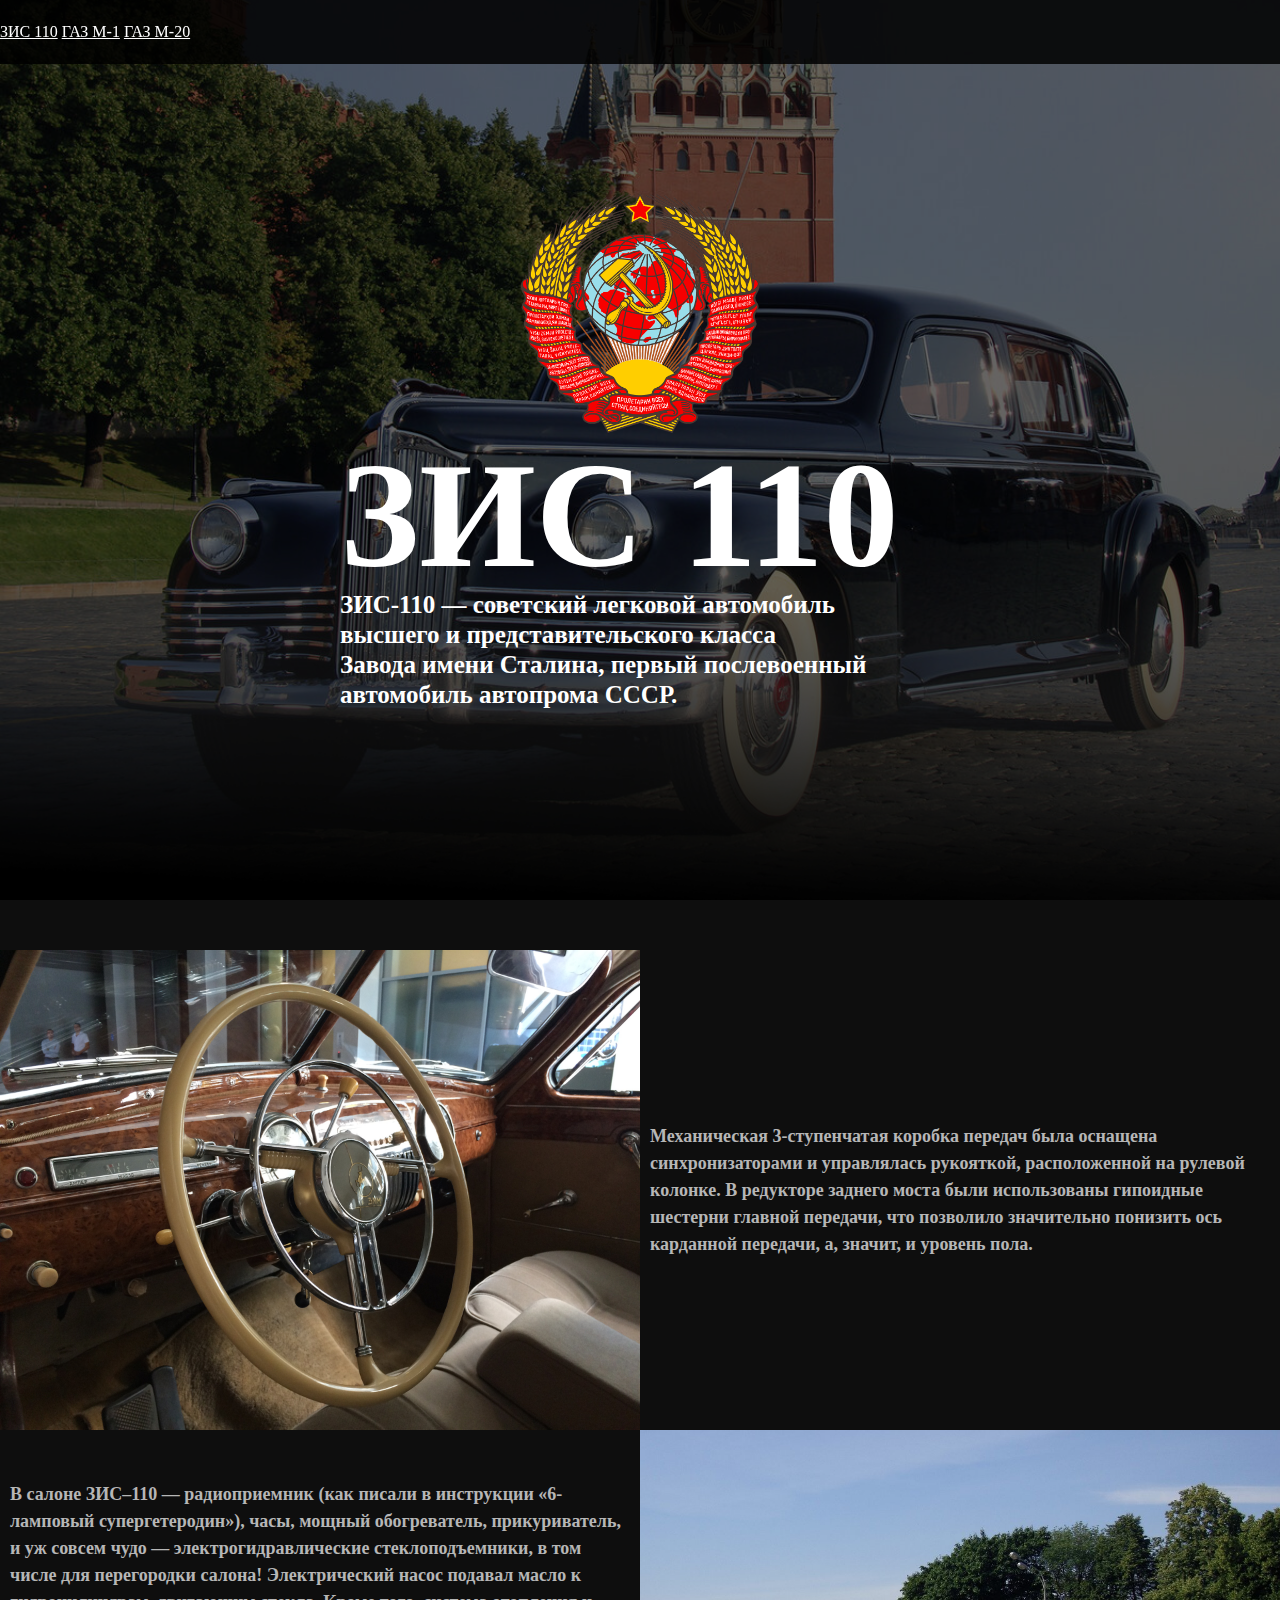
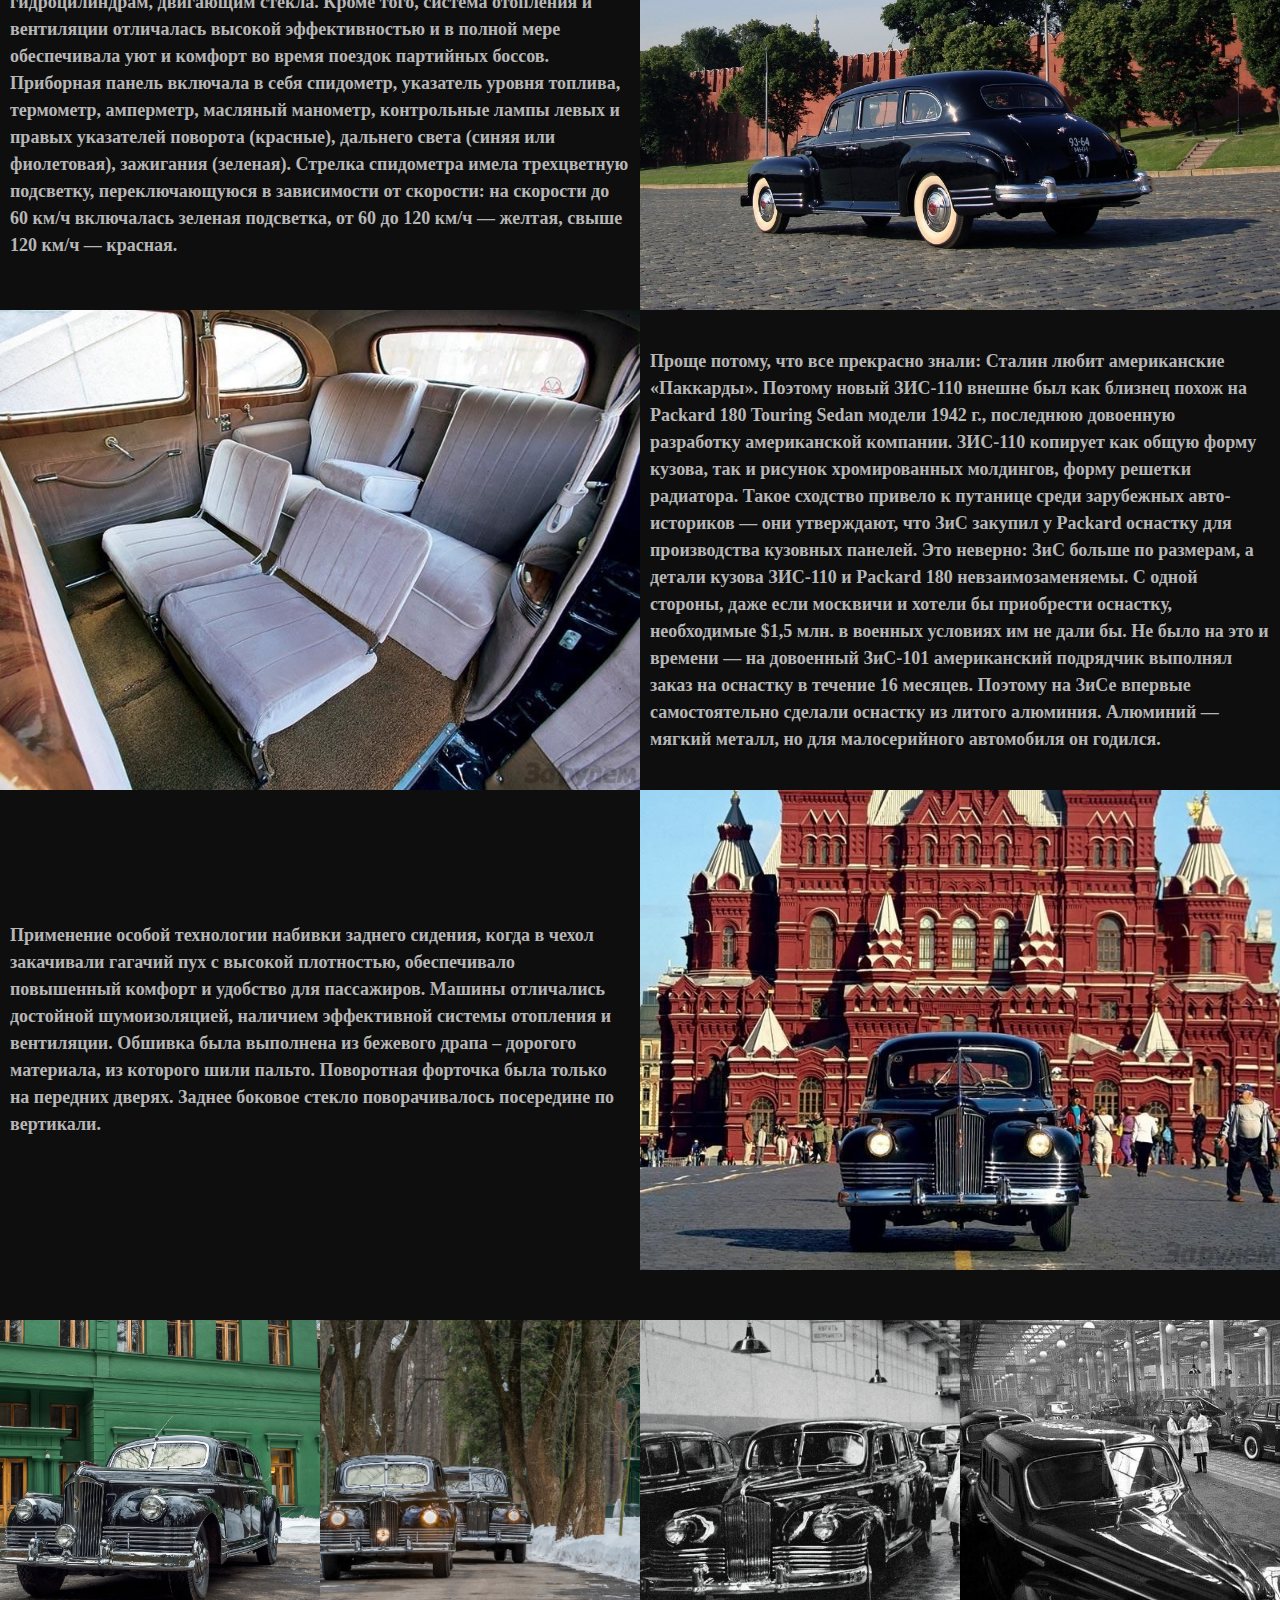
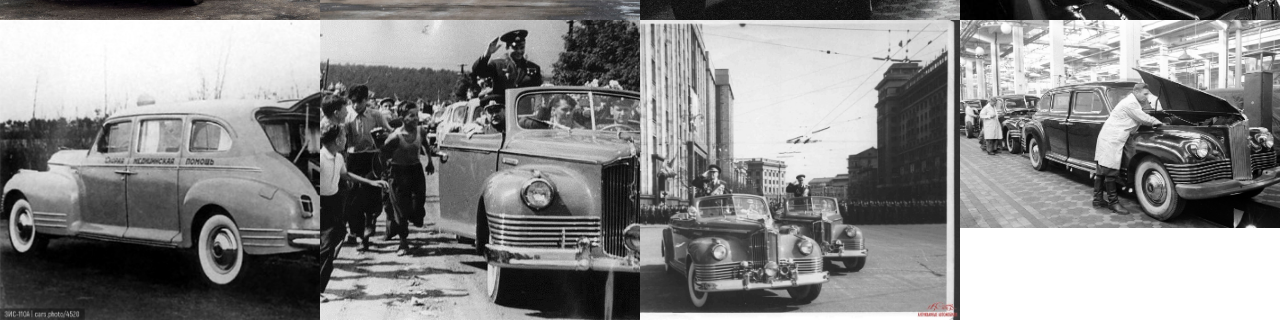
<file: index.html>
<!DOCTYPE html>
<html lang="en">
<head>
    <meta charset="UTF-8">
    <meta http-equiv="X-UA-Compatible" content="IE=edge">
    <meta name="viewport" content="width=device-width, initial-scale=1.0">
    <title>Document</title>
    <link rel="stylesheet" href="./css/main.css">
</head>
<body>
    <nav>
        <div class="container">
            <a href="./index.html">ЗИС 110</a>
            <a href="./gaz-m1.html">ГАЗ М-1</a>
            <a href="./gaz-m20.html">ГАЗ М-20</a>

        </div>
    </nav>
    <div class="start">
        
        <div class="start-text">
            <img src="./img/zis/ussr.png" alt="">
            ЗИС 110
            <p>ЗИС-110 — советский легковой автомобиль высшего и представительского класса
                <br> Завода имени Сталина, первый послевоенный автомобиль автопрома СССР.</p>
        </div>
    </div>

    <div class="discription">
        <div class="container">
            
            <div class="discription-item photo">
                <img src="./img/zis/зис салон 2.jpg" alt="">
            </div>
            <div class="discription-item text">
                Механическая 3-ступенчатая коробка передач была оснащена синхронизаторами и управлялась рукояткой, расположенной на рулевой колонке. В редукторе заднего моста были использованы гипоидные шестерни главной передачи, что позволило значительно понизить ось карданной передачи, а, значит, и уровень пола.
            </div>
            
            
            <div class="discription-item text">
                В салоне ЗИС–110 — радиоприемник (как писали в инструкции «6-ламповый супергетеродин»), часы, мощный обогреватель, прикуриватель, и уж совсем чудо — электрогидравлические стеклоподъемники, в том числе для перегородки салона! Электрический насос подавал масло к гидроцилиндрам, двигающим стекла. Кроме того, система отопления и вентиляции отличалась высокой эффективностью и в полной мере обеспечивала уют и комфорт во время поездок партийных боссов. Приборная панель включала в себя спидометр, указатель уровня топлива, термометр, амперметр, масляный манометр, контрольные лампы левых и правых указателей поворота (красные), дальнего света (синяя или фиолетовая), зажигания (зеленая). Стрелка спидометра имела трехцветную подсветку, переключающуюся в зависимости от скорости: на скорости до 60 км/ч включалась зеленая подсветка, от 60 до 120 км/ч — желтая, свыше 120 км/ч — красная. 
            </div>
            <div class="discription-item photo">
                <img src="./img/zis/зис 110 вид сзади.jpg" alt="">
            </div>

            <div class="discription-item photo">
                <img src="./img/zis/фото салона взади.jpg" alt="">
            </div>
            <div class="discription-item text">
                Проще потому, что все прекрасно знали: Сталин любит американские «Паккарды». Поэтому новый ЗИС-110 внешне был как близнец похож на Packard 180 Touring Sedan модели 1942 г., последнюю довоенную разработку американской компании. ЗИС-110 копирует как общую форму кузова, так и рисунок хромированных молдингов, форму решетки радиатора. Такое сходство привело к путанице среди зарубежных авто- историков — они утверждают, что ЗиС закупил у Packard оснастку для производства кузовных панелей. Это неверно: ЗиС больше по размерам, а детали кузова ЗИС-110 и Packard 180 невзаимозаменяемы. С одной стороны, даже если москвичи и хотели бы приобрести оснастку, необходимые $1,5 млн. в военных условиях им не дали бы. Не было на это и времени — на довоенный ЗиС-101 американский подрядчик выполнял заказ на оснастку в течение 16 месяцев. Поэтому на ЗиСе впервые самостоятельно сделали оснастку из литого алюминия. Алюминий — мягкий металл, но для малосерийного автомобиля он годился.
            </div>
            

            <div class="discription-item text">
                Применение особой технологии набивки заднего сидения, когда в чехол закачивали гагачий пух с высокой плотностью, обеспечивало повышенный комфорт и удобство для пассажиров.
                Машины отличались достойной шумоизоляцией, наличием эффективной системы отопления и вентиляции. Обшивка была выполнена из бежевого драпа – дорогого материала, из которого шили пальто. Поворотная форточка была только на передних дверях. Заднее боковое стекло поворачивалось посередине по вертикали.
            </div>
            <div class="discription-item photo">
                <img src="./img/zis/зис 110 2 — копия.jpg" alt="">
            </div>

        </div>
    </div>
    <div class="photogallrey">
        <div class="photogallery-item" style="background: url('./img/zis/1.jpg');background-size: cover;background-position-x: 100% ;"></div>

        <div class="photogallery-item" style="background: url('./img/zis/2.jpg');background-size: cover;background-position-x: 100% ;"></div>

        <div class="photogallery-item" style="background: url('./img/zis/3.jpg');background-size: cover;background-position-x: 0% ;"></div>

        <div class="photogallery-item" style="background: url('./img/zis/4.jpg');background-size: cover;background-position-y: 0% ;"></div>       

        <div class="photogallery-item" style="background: url('./img/zis/5.jpg');background-size: cover;background-position-x: 0% ;"></div>       

        <div class="photogallery-item" style="background: url('./img/zis/6.jpg');background-size: cover;background-position-x: 0% ;"></div>

        <div class="photogallery-item" style="background: url('./img/zis/7.jpg');background-size: cover;background-position-x: 100% ;"></div>

        
        <div class="photogallery-item">
            <img src="./img/zis/33.jpg" alt="">
        </div>
    </div>
</body>
</html>
</file>
<file: css/main.css>
@import url('./reset.css');
@import url('./start.css');
@import url('./nav.css');
@import url('./discription.css');
@import url('./photogallery.css');
</file>
